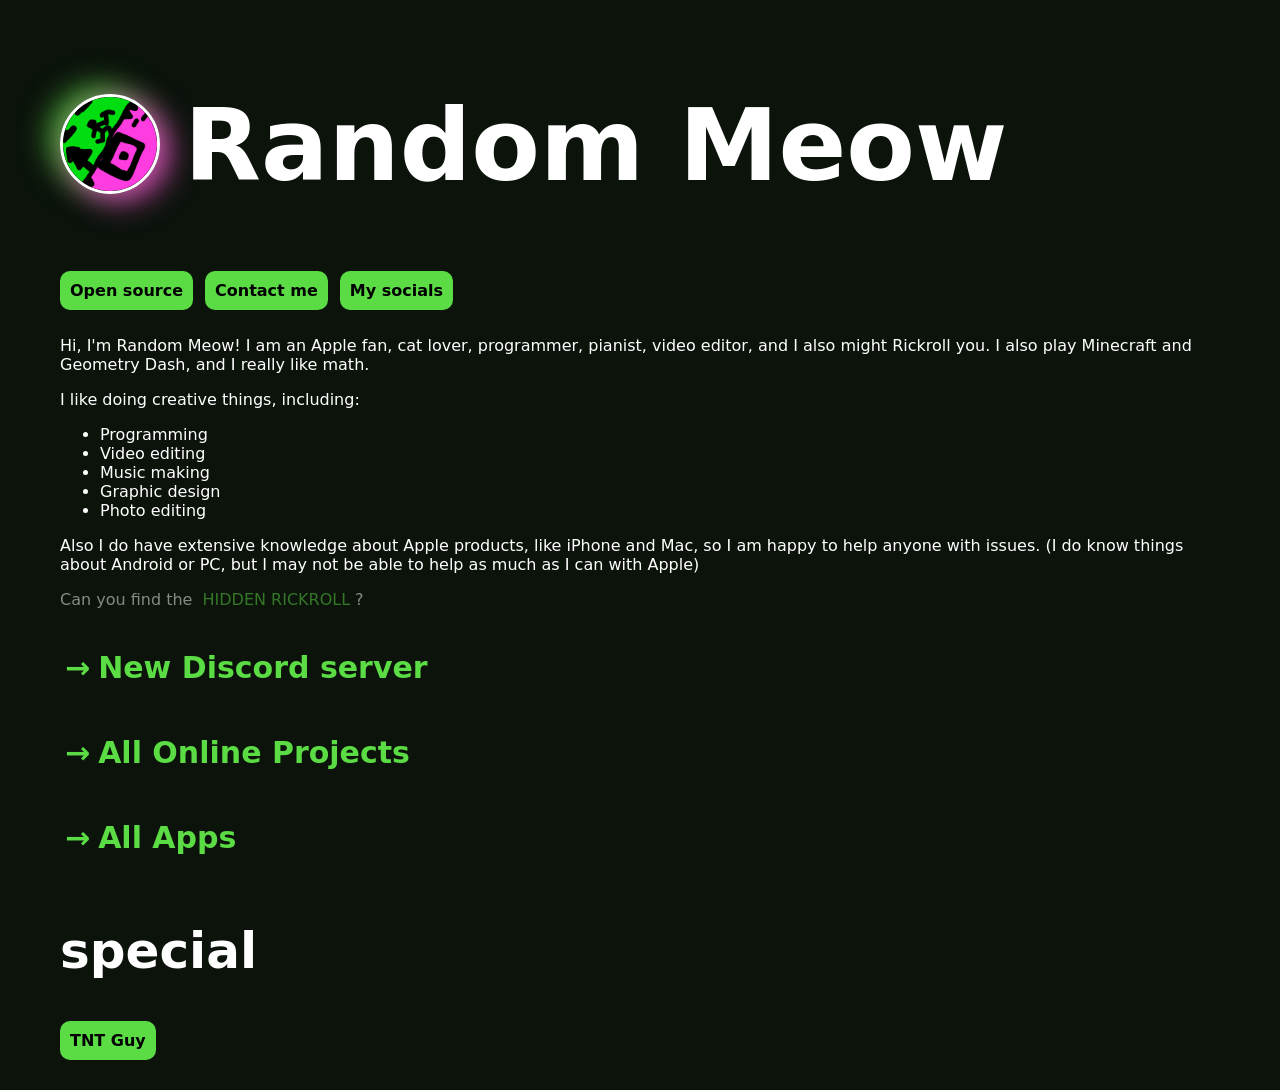
<file: index.html>
<!DOCTYPE html>
<html lang="en">
  <head>
    <meta charset="utf-8">
    <meta name="viewport" content="width=device-width, initial-scale=1.0">
    <title>Random Meow</title>
    <meta name="keywords" content="random meow, random-meow1" />
    <meta name="description" content="Homepage for Random Meow" />
    <link rel="stylesheet" href="style.css">
    <link rel="shortcut icon" href="assets/images/circle-logo.png">
  </head>
  <body>
    <main class="container">
        <div style="display: flex; flex-direction: row; align-items: center; gap: 24px;">
            <a href="https://github.com/Random-Meow1" class="nostyle"><img src="assets/images/circle-logo.png" height="100px" style="
                border: solid 3px white;
                border-radius: 100%;
                box-shadow: rgba(255, 82, 217, 0.8) 10px 7px 30px 0px, rgba(91, 219, 68, 0.8) -10px -7px 30px 0px;
            "></a>
            <a href="https://github.com/Random-Meow1" class="nostyle"><h1>Random Meow</h1></a>
        </div>
        <div style="display: flex; flex-direction: row; align-items: center; gap: 12px;">
            <a href="https://github.com/Random-Meow1/random-meow1.github.io" class="button" target="_blank" rel="noopener noreferrer">Open source</a>
            <a href="information/contact.html" class="button">Contact me</a>
            <a href="information/socials.html" class="button">My socials</a>
        </div>
        <p>Hi, I'm Random Meow! I am an Apple fan, cat lover, programmer, pianist, video editor, and I also might Rickroll you. I also play Minecraft and Geometry Dash, and I really like math.</p>
        <p>I like doing creative things, including:</p>
        <ul>
            <li>Programming</li>
            <li>Video editing</li>
            <li>Music making</li>
            <li>Graphic design</li>
            <li>Photo editing</li>
        </ul>
        <p>Also I do have extensive knowledge about Apple products, like iPhone and Mac, so I am happy to help anyone with issues. (I do know things about Android or PC, but I may not be able to help as much as I can with Apple)</p>
        <p style="opacity: 50%;">Can you find the <a href="rickroll/not-a-rickroll.html">HIDDEN RICKROLL</a>?</p>

        <a href="information/discord.html" class="navigation-forward">New Discord server</a>
        <br>
        <a href="projects/all-projects.html" class="navigation-forward">All Online Projects</a>
        <br>
        <a href="information/apps.html" class="navigation-forward">All Apps</a>

        <h2>special</h2>
        <a href="special/tnt-guy/index.html" class="button">TNT Guy</a>
    </main>
  </body>
</html>
</file>
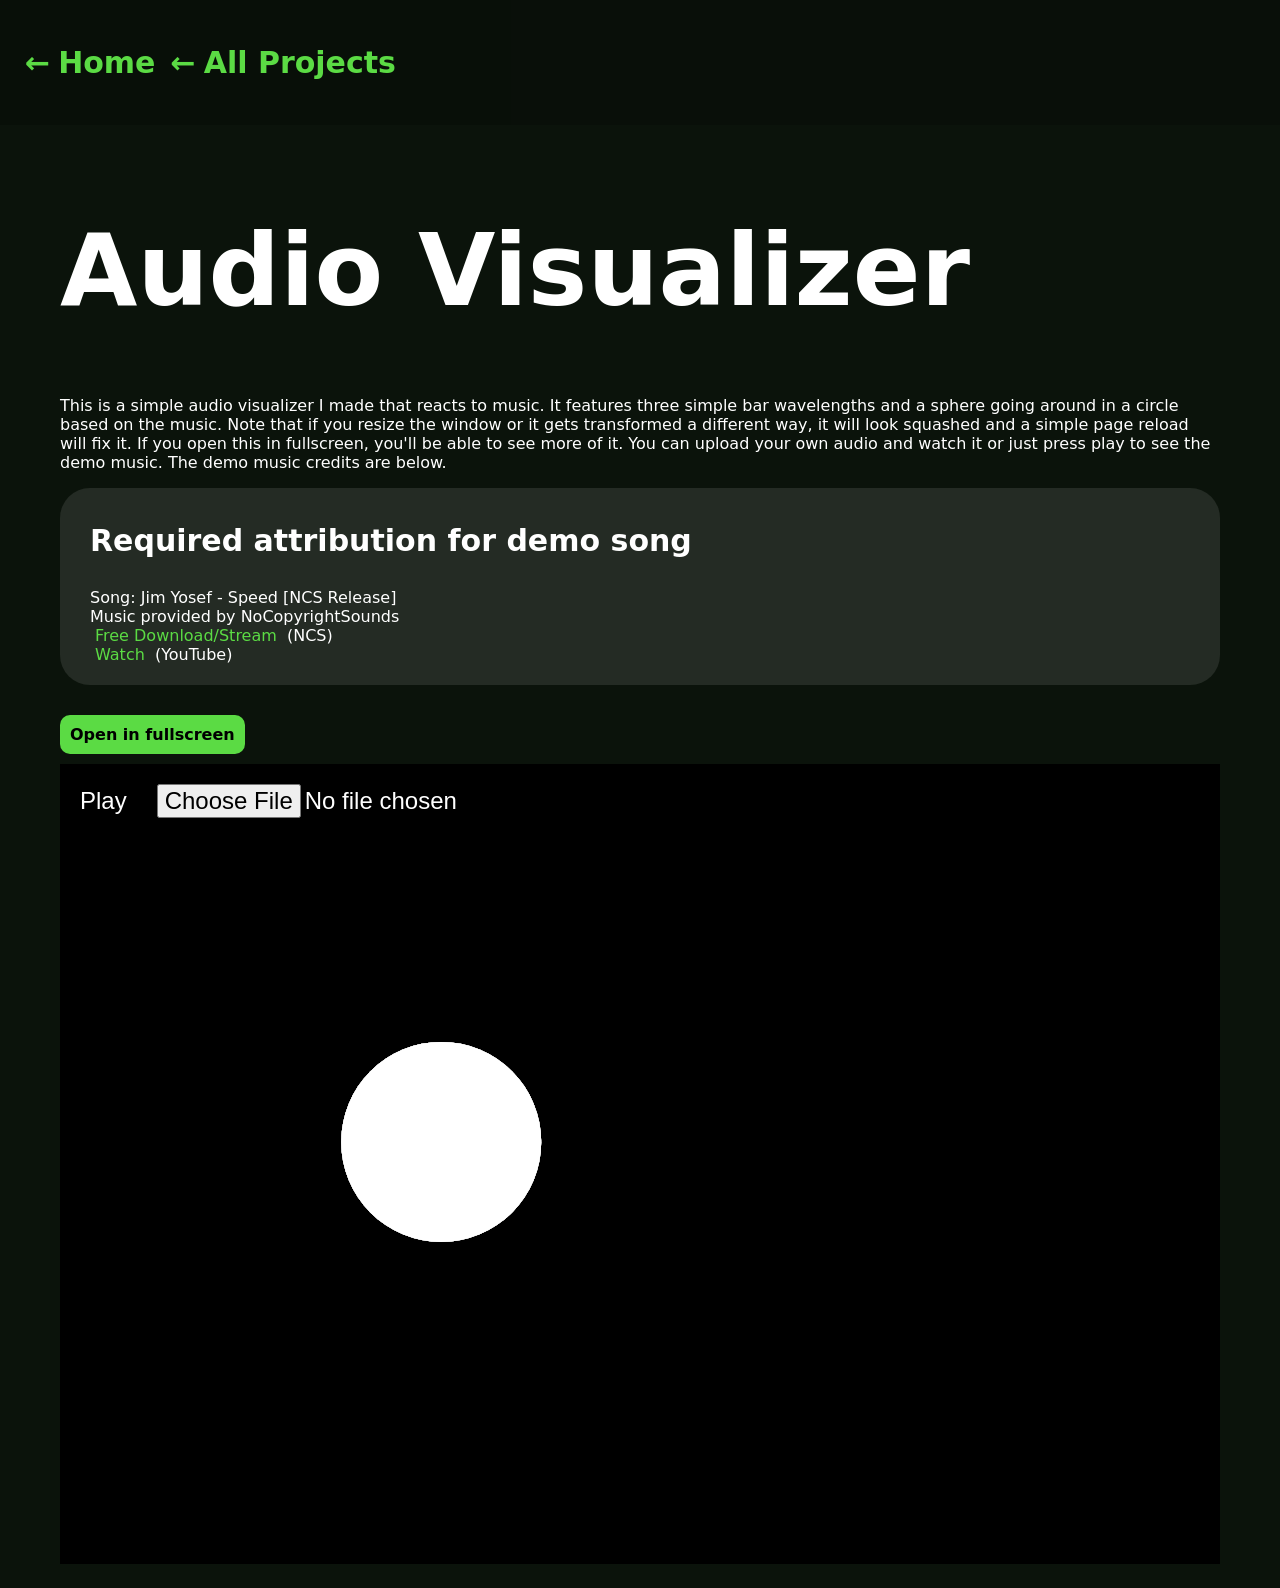
<file: projects/audio-visualizer/index.html>
<!DOCTYPE html>
<html lang="en">
<head>
    <meta charset="UTF-8">
    <meta name="viewport" content="width=device-width, initial-scale=1.0">
    <title>Audio Visualizer</title>
    <link rel="stylesheet" href="../../style.css">
    <link rel="shortcut icon" href="../../assets/images/circle-logo.png">
</head>
<body>
    <header>
        <a href="../../index.html" class="navigation-backward">Home</a>
        <a href="../all-projects.html" class="navigation-backward">All Projects</a>
    </header>
    <main class="container">
        <h1>Audio Visualizer</h1>
        <p>This is a simple audio visualizer I made that reacts to music. It features three simple bar wavelengths and a sphere going around in a circle based on the music. Note that if you resize the window or it gets transformed a different way, it will look squashed and a simple page reload will fix it. If you open this in fullscreen, you'll be able to see more of it. You can upload your own audio and watch it or just press play to see the demo music. The demo music credits are below.</p>
        <div class="banner">
            <h3>Required attribution for demo song</h3>
            <p>
                Song: Jim Yosef - Speed [NCS Release]<br>
                Music provided by NoCopyrightSounds<br>
                <a href="http://ncs.io/speed" target="_blank" rel="noopener noreferrer">Free Download/Stream</a> (NCS)<br>
                <a href="http://youtu.be/lP6mK2-nLIk" target="_blank" rel="noopener noreferrer">Watch</a> (YouTube)
            </p>
        </div>
        <a href="audio-visualizer.html" class="button">Open in fullscreen</a>
        <br>
        <iframe src="audio-visualizer.html" frameborder="0" style="width: 100%; height: 800px;"></iframe>
    </main>
</body>
</html>
</file>
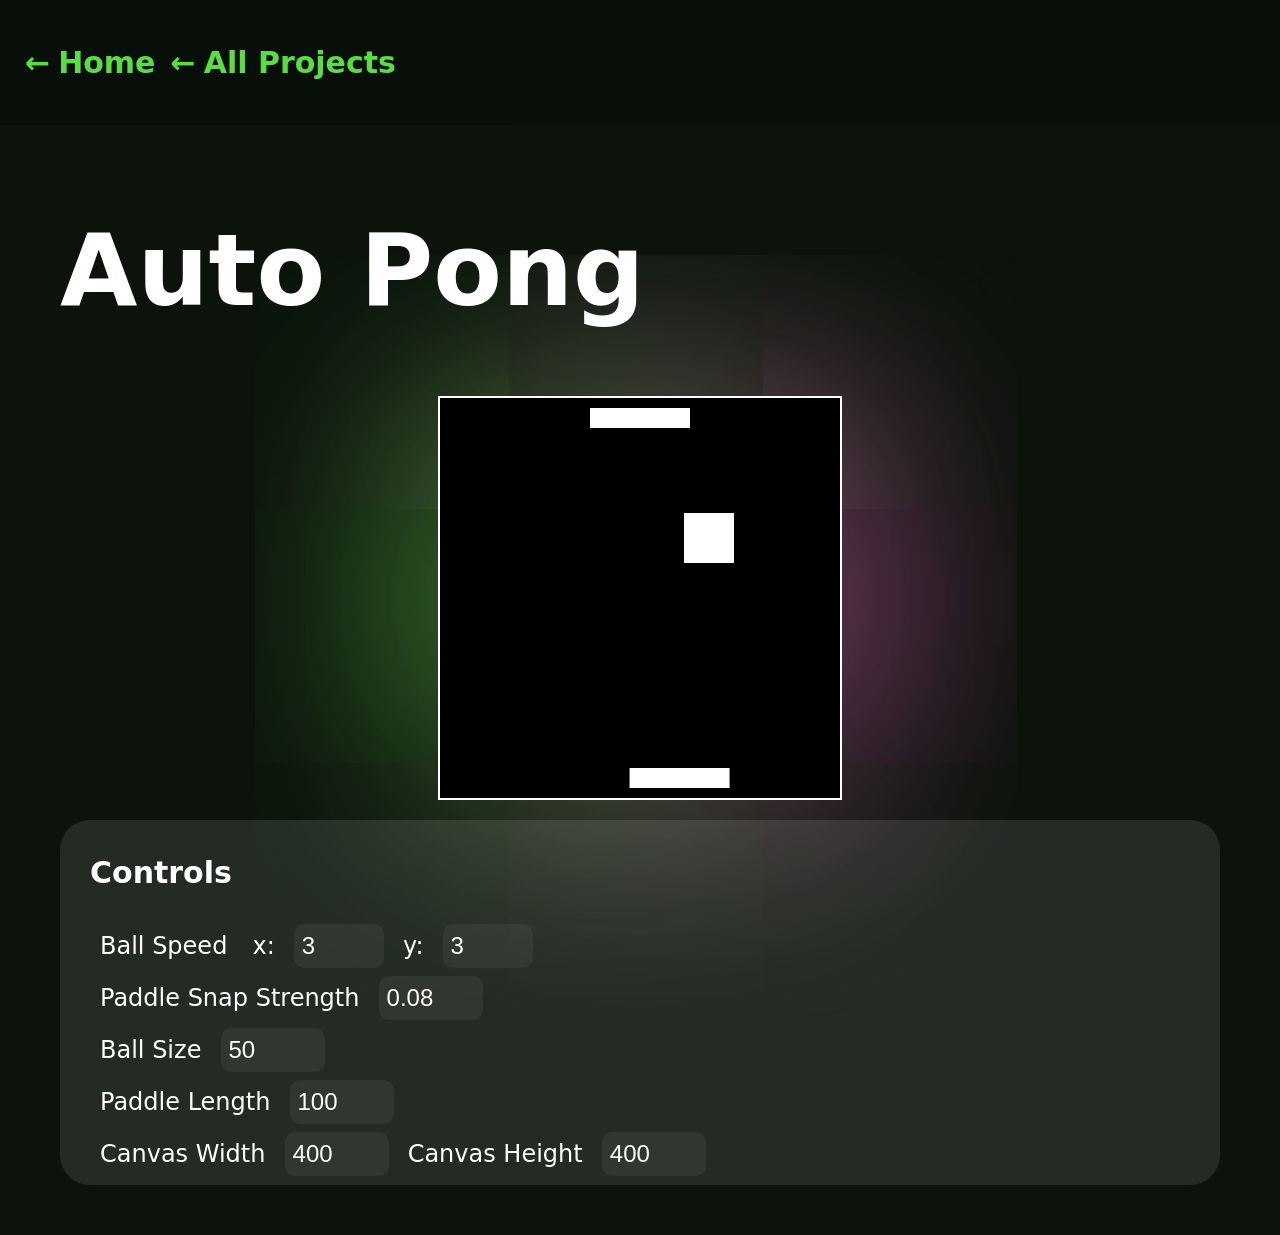
<file: projects/auto-pong/index.html>
<!DOCTYPE html>
<html lang="en">
<head>
    <meta charset="UTF-8">
    <meta name="viewport" content="width=device-width, initial-scale=1.0">
    <title>Auto Pong</title>
    <link rel="stylesheet" href="../../style.css">
    <link rel="shortcut icon" href="../../assets/images/circle-logo.png">
    <style>
        canvas {
            border: 2px solid white;
            display: block;
            margin: 20px auto;
            box-shadow: rgb(91, 219, 68) -50px 0px 1000px -50px, rgb(255, 82, 217) 50px 0px 1000px -50px;
        }

        label {
            font-size: 24px;
            padding: 10px;
        }

        input {
            font-size: 24px;
            border: none;
            background: rgba(100, 100, 100, 0.2);
            border-radius: 10px;
            color: white;
            padding: 8px;
            margin: 4px;
        }
    </style>
</head>
<body>
    <header>
        <a href="../../index.html" class="navigation-backward">Home</a>
        <a href="../all-projects.html" class="navigation-backward">All Projects</a>
    </header>

    <main class="container">
        <h1>Auto Pong</h1>
        <canvas id="canvas" width="400" height="400"></canvas>

        <div class="banner">
            <h3>Controls</h2>

            <label for="ballSpeed">Ball Speed</label>
            <label for="ballSpeedX">x:</label>
            <input
            type="number"
            id="ballSpeedX"
            name="ballSpeedX"
            min="0"
            max="100"
            value="3" />
            <label for="ballSpeedY">y:</label>
            <input
            type="number"
            id="ballSpeedY"
            name="ballSpeedY"
            min="0"
            max="100"
            value="3" />

            <br>

            <label for="paddleSnapStrength">Paddle Snap Strength</label>
            <input
            type="number"
            id="paddleSnapStrength"
            name="paddleSnapStrength"
            min="0"
            max="1"
            value="0.08"
            step="0.01" />

            <br>

            <label for="ballSize">Ball Size</label>
            <input
            type="number"
            id="ballSize"
            name="ballSize"
            min="1"
            max="1000"
            value="50"
            step="1" />

            <br>

            <label for="paddleLength">Paddle Length</label>
            <input
            type="number"
            id="paddleLength"
            name="paddleLength"
            min="30"
            max="1000"
            value="100"
            step="1" />

            <br>

            <label for="canvasWidth">Canvas Width</label>
            <input
                type="number"
                id="canvasWidth"
                name="canvasWidth"
                min="100"
                max="2000"
                value="400"
                step="10" />

            <label for="canvasHeight">Canvas Height</label>
            <input
                type="number"
                id="canvasHeight"
                name="canvasHeight"
                min="100"
                max="2000"
                value="400"
                step="10" />
        </div>
    </main>
    <script src="index.js"></script>
</body>
</html>
</file>
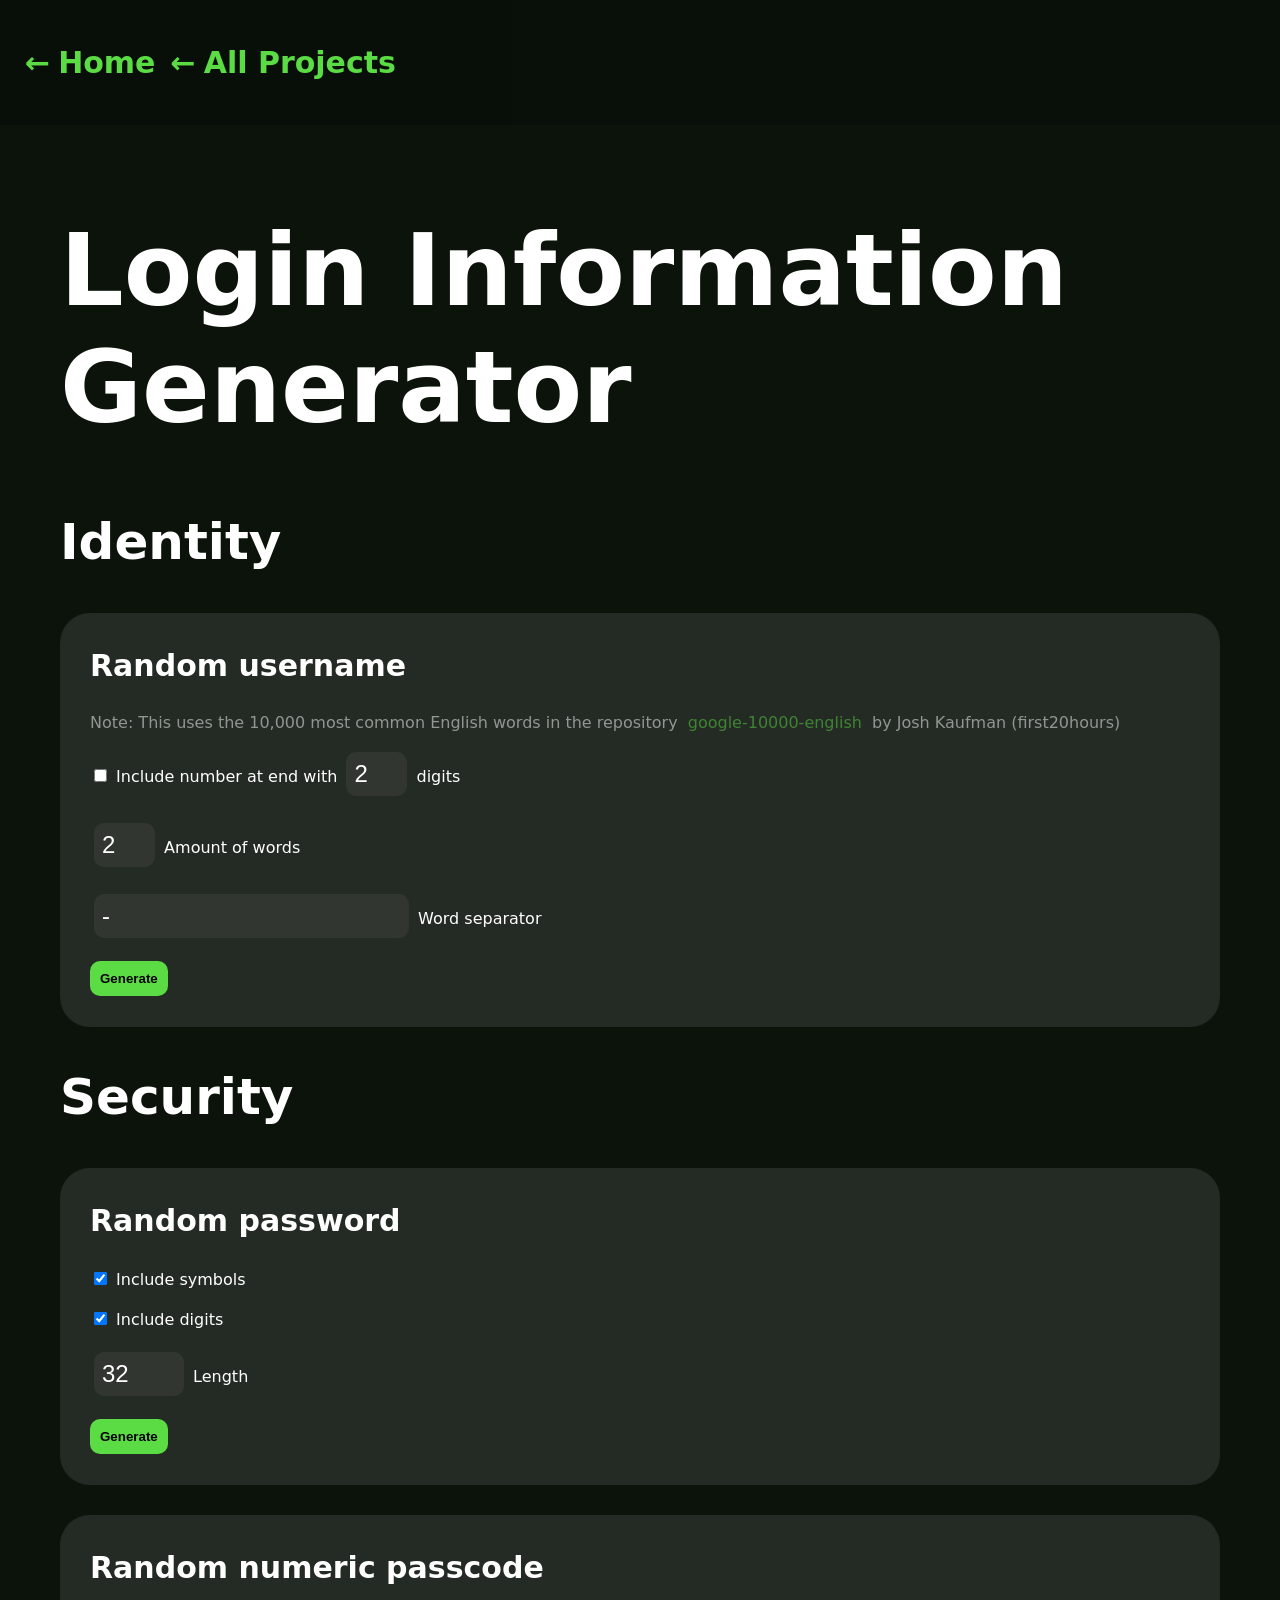
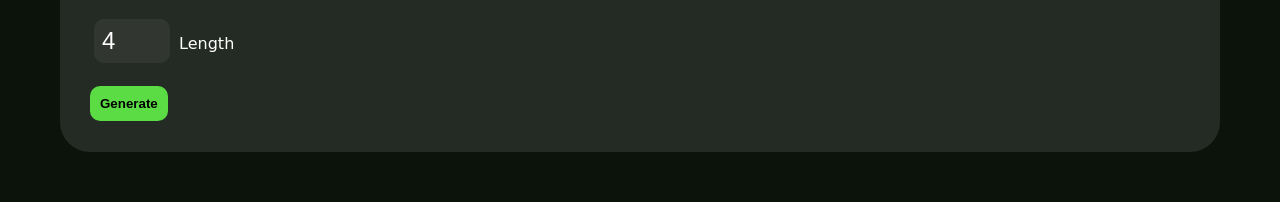
<file: projects/login-info-generator/index.html>
<!DOCTYPE html>
<html lang="en">

    <head>
        <meta charset="UTF-8">
        <meta name="viewport" content="width=device-width, initial-scale=1.0">
        <title>Login Information Generator</title>
        <link rel="stylesheet" href="../../style.css">
        <link rel="shortcut icon" href="../../assets/images/circle-logo.png">
    </head>

    <body>
        <header>
            <a href="../../index.html" class="navigation-backward">Home</a>
            <a href="../all-projects.html" class="navigation-backward">All Projects</a>
        </header>

        <main class="container">
            <h1>Login Information Generator</h1>

            <h2>Identity</h2>

            <div class="banner">
                <h3>Random username</h3>

                <p style="opacity: 50%;">Note: This uses the 10,000 most common English words in the repository <a
                        href="https://github.com/first20hours/google-10000-english" target="_blank"
                        rel="noopener noreferrer">google-10000-english</a> by Josh Kaufman (first20hours)</p>

                <input type="checkbox" id="include-number-random-username">
                <label for="include-number-random-username">Include number at end</label>

                <label for="number-digits-amount-random-username">with</label>
                <input type="number" id="number-digits-amount-random-username" min="1" max="5" value="2">
                <label for="number-digits-amount-random-username">digit<span
                        id="number-digits-amount-random-username-label-plural-end">s</span></label>

                <br><br>

                <input type="number" id="wordcount-random-username" min="1" max="6" value="2">
                <label for="wordcount-random-username">Amount of words</label>

                <br><br>

                <input type="text" id="word-separator-random-username" value="-">
                <label for="word-separator-random-username">Word separator</label>

                <br><br>

                <button id="generate-random-username">Generate</button>
                <p><span id="random-username-list"></span></p>
            </div>

            <h2>Security</h2>

            <div class="banner">
                <h3>Random password</h3>

                <input type="checkbox" id="include-symbols-random-password" checked>
                <label for="include-symbols-random-password">Include symbols</label>

                <br><br>

                <input type="checkbox" id="include-digits-random-password" checked>
                <label for="include-digits-random-password">Include digits</label>

                <br><br>

                <input type="number" id="length-random-password" min="1" max="100" value="32">
                <label for="length-random-password">Length</label>

                <br><br>

                <button id="generate-random-password">Generate</button>
                <p><span id="random-password-list"></span></p>
            </div>

            <div class="banner">
                <h3>Random numeric passcode</h3>

                <input type="number" id="length-random-passcode" min="4" max="10" value="4" step="2">
                <label for="length-random-passcode">Length</label>

                <br><br>

                <button id="generate-random-passcode">Generate</button>
                <p><span id="random-passcode-list"></span></p>
            </div>
        </main>

        <script src="index.js"></script>
    </body>

</html>
</file>
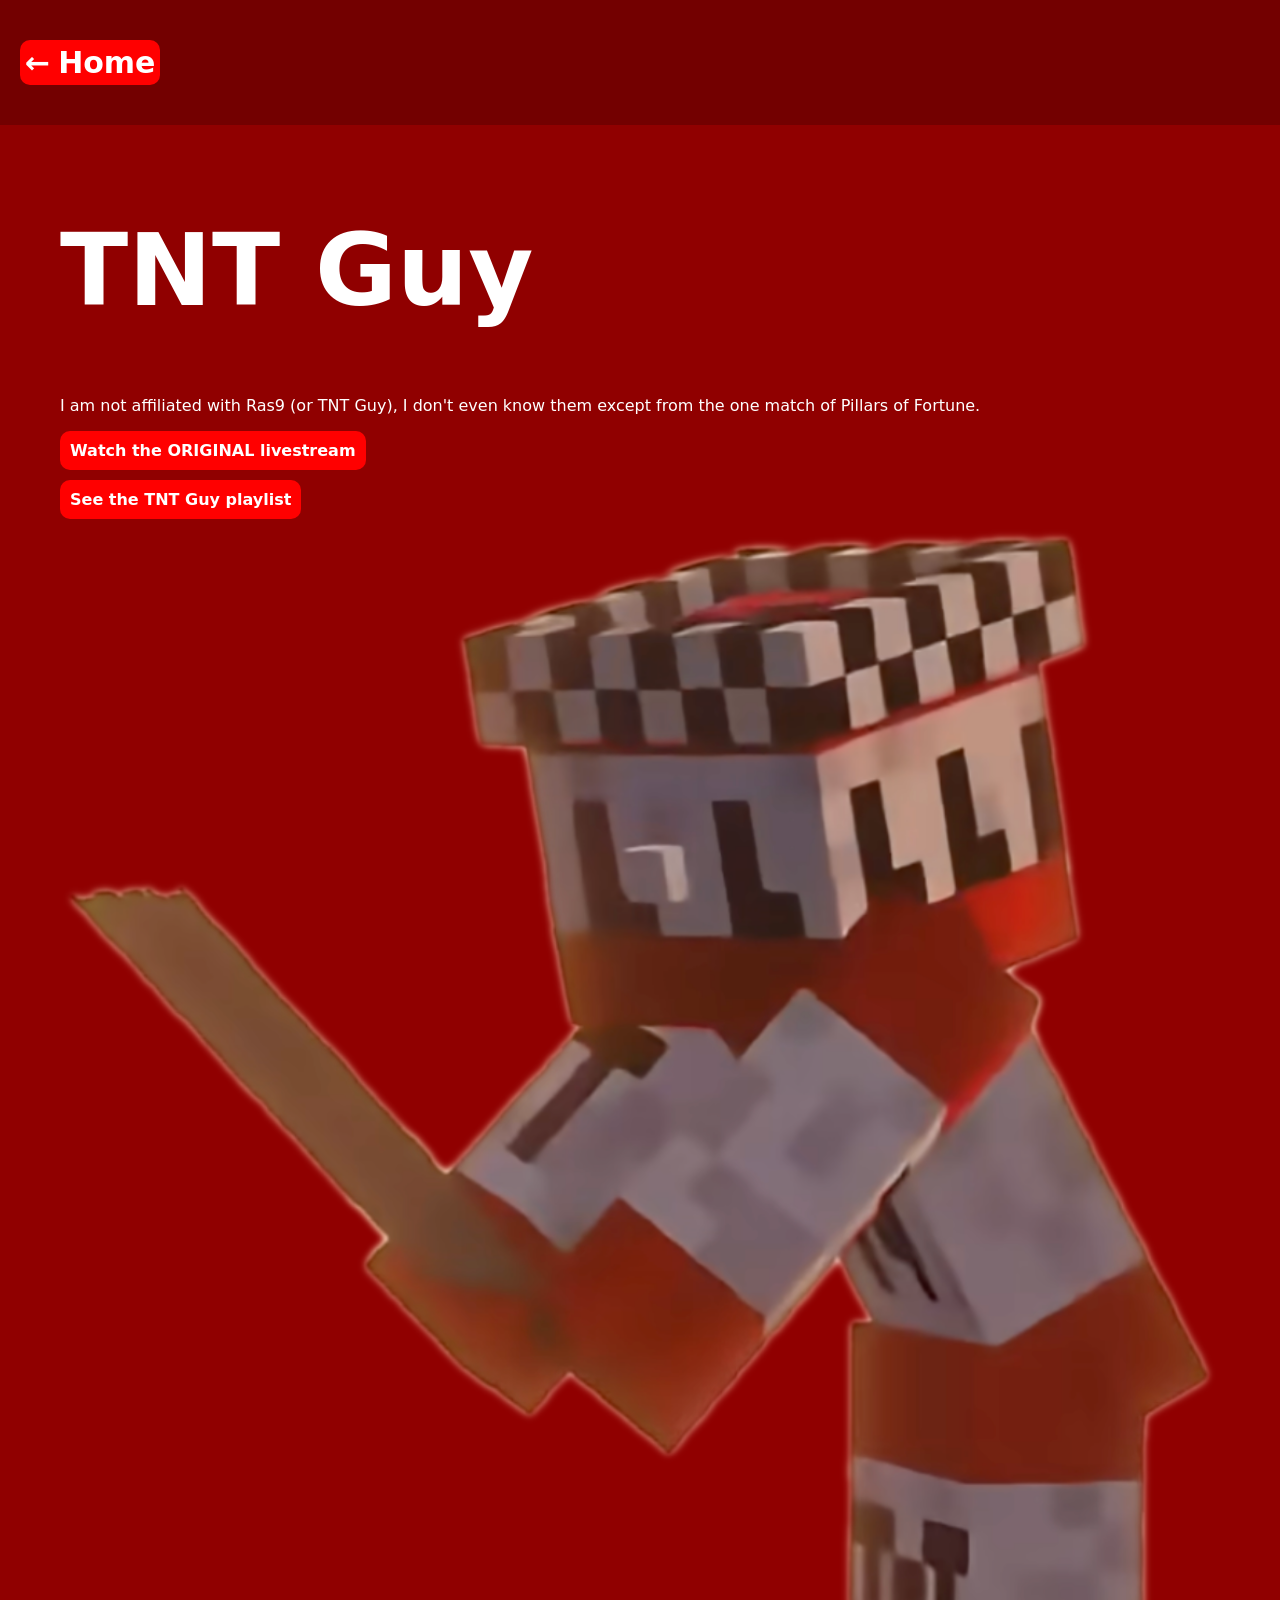
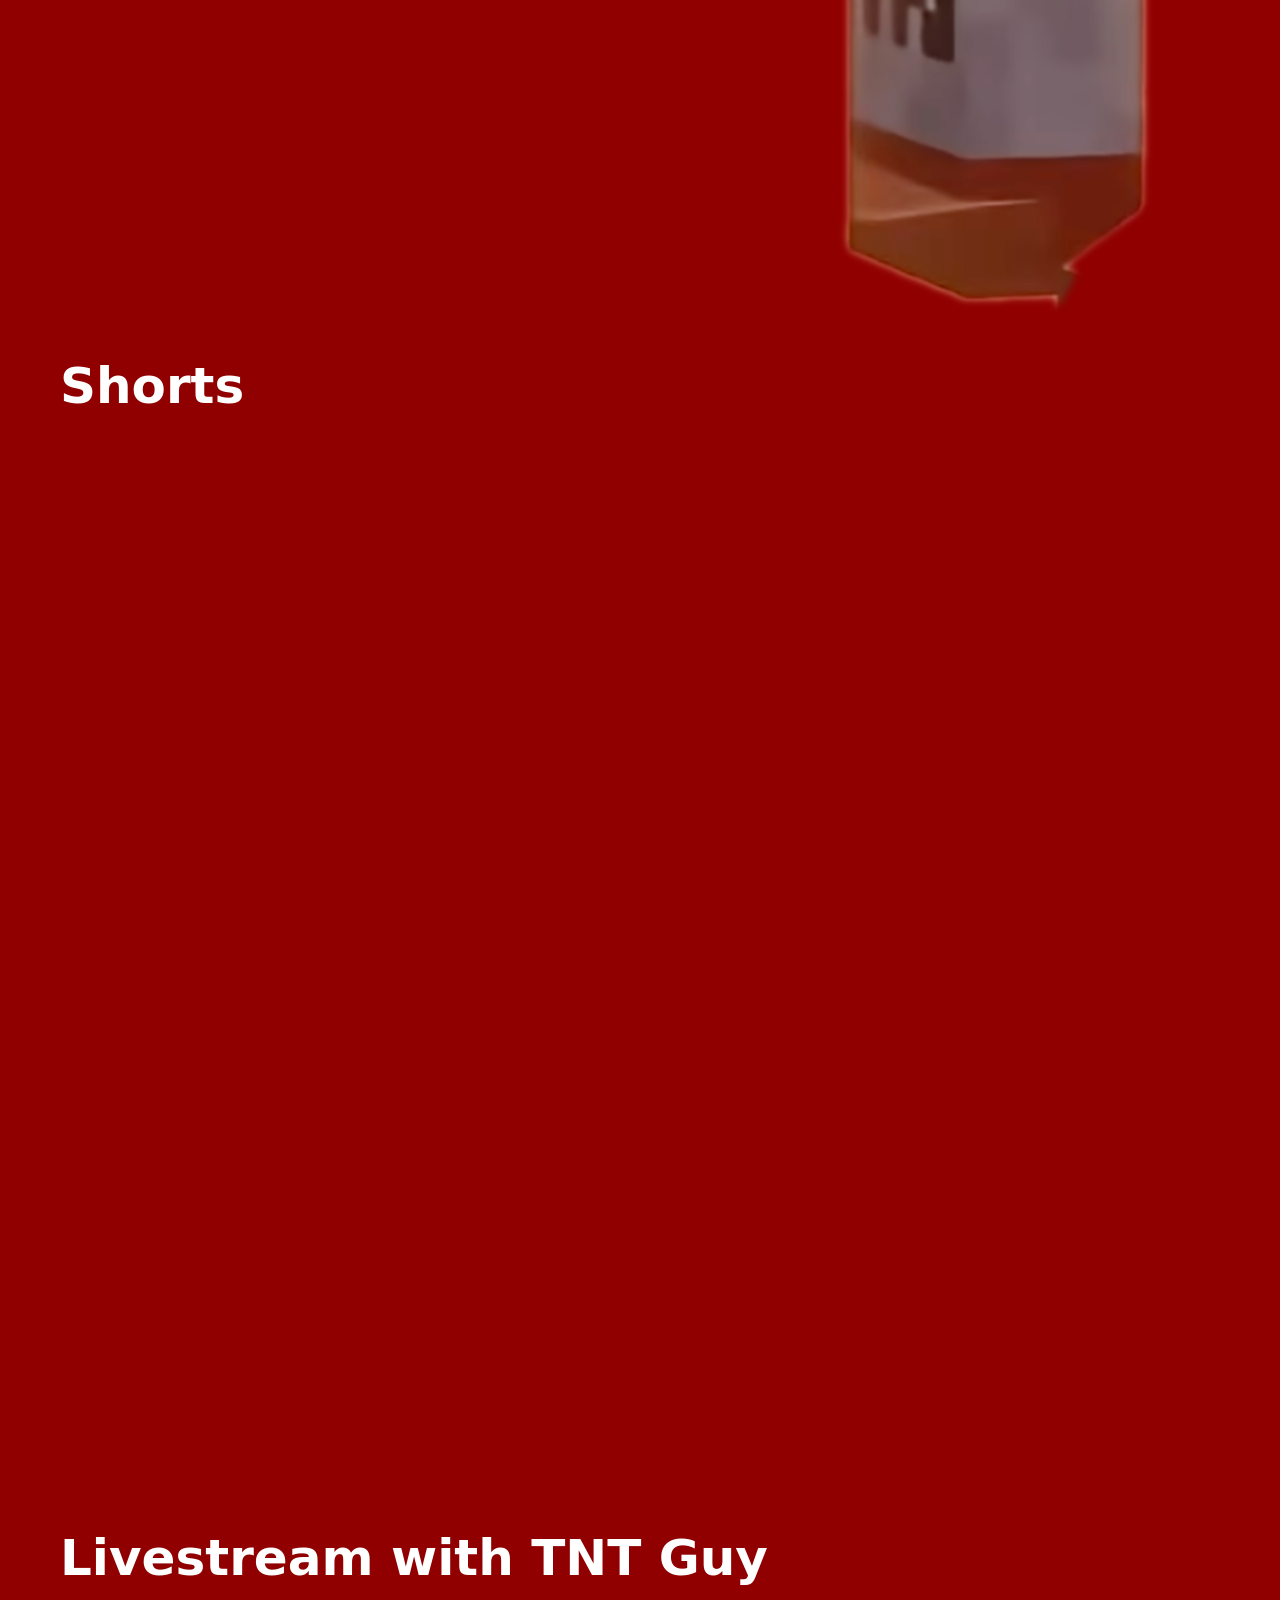
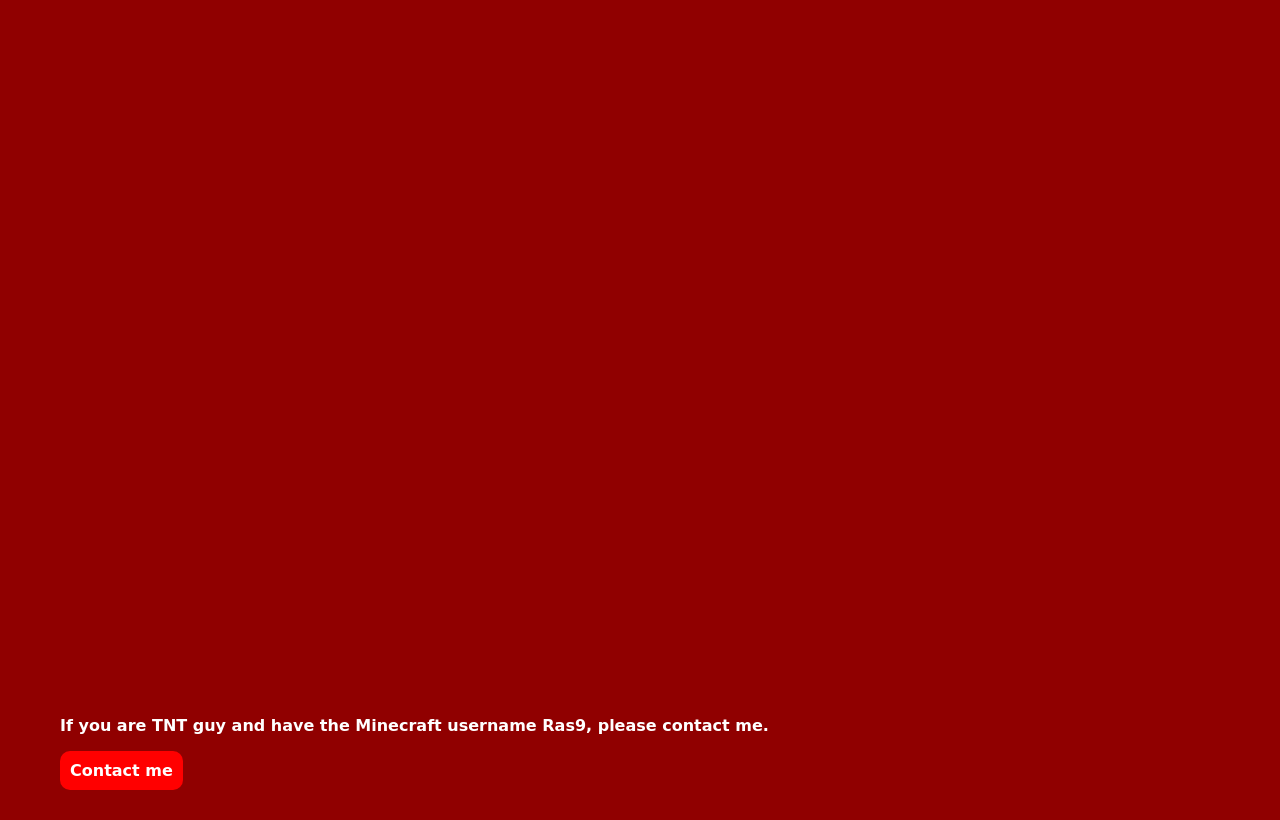
<file: special/tnt-guy/index.html>
<!DOCTYPE html>
<html lang="en">
<head>
    <meta charset="UTF-8">
    <meta name="viewport" content="width=device-width, initial-scale=1.0">
    <title>TNT Guy</title>
    <link rel="stylesheet" href="../../style.css">
    <link rel="shortcut icon" href="../../assets/images/circle-logo.png">
    <style>
        body {
            background-color: rgb(144, 0, 0);
            color: white;
            font-family: system-ui, -apple-system, BlinkMacSystemFont, 'Segoe UI', Roboto, Oxygen, Ubuntu, Cantarell, 'Open Sans', 'Helvetica Neue', sans-serif;
            margin: 0;
            padding: 0;
            min-height: 100%;
        }

        a {
            color: white;
        }
        a.button {
            background: red;
            color: white;
        }
        a.navigation-backward {
            background: red;
            color: white;
        }
        a:hover {
            color: red;
        }
        a.button:hover {
            background: black;
            color: red;
        }
        a.navigation-backward:hover {
            background: black;
            color: red;
        }
    </style>
</head>
<body>
    <header>
        <a href="../../index.html" class="navigation-backward">Home</a>
    </header>
    <main class="container">
        <h1>TNT Guy</h1>
        <p>I am not affiliated with Ras9 (or TNT Guy), I don't even know them except from the one match of Pillars of Fortune.</p>
        <a href="https://www.youtube.com/live/uXGEuMDeBc8?si=AGd0XGpmyh1yPVlw&t=1461" target="_blank" rel="noopener noreferrer" class="button">Watch the ORIGINAL livestream</a>
        <br>
        <a href="https://youtube.com/playlist?list=PLLPxJn0krt0k&si=OTHLmHPihkjIEmSt" target="_blank" rel="noopener noreferrer" class="button">See the TNT Guy playlist</a>
        <img src="tnt-guy-with-map.png" alt="TNT Guy holding a map" width="100%" style="display: block; border: none;">

        <h2>Shorts</h2>
        <div style="display: flex; flex-direction: row; align-items: center; gap: 0;" style="display: block; border: none;">
            <iframe src="https://www.youtube.com/embed/cRqredDqzlk?si=LbPms-KxcMIndI_v" title="" frameborder="0" allow="accelerometer; autoplay; clipboard-write; encrypted-media; gyroscope; picture-in-picture; web-share" referrerpolicy="strict-origin-when-cross-origin" allowfullscreen style="display: block; border: none;" class="half-short-embed"></iframe>
            <iframe src="https://www.youtube.com/embed/AZcI6tSi0P0?si=LGgf07Qi02IOaekh" title="" frameborder="0" allow="accelerometer; autoplay; clipboard-write; encrypted-media; gyroscope; picture-in-picture; web-share" referrerpolicy="strict-origin-when-cross-origin" allowfullscreen style="display: block; border: none;" class="half-short-embed"></iframe>
        </div>

        <h2>Livestream with TNT Guy</h2>
        <iframe src="https://www.youtube.com/embed/uXGEuMDeBc8?si=QQG5X1GbKt2XhfOw&amp;start=1455" title="YouTube video player" frameborder="0" allow="accelerometer; autoplay; clipboard-write; encrypted-media; gyroscope; picture-in-picture; web-share" referrerpolicy="strict-origin-when-cross-origin" allowfullscreen style="display: block; border: none;" class="video-embed"></iframe>

        <br>
        <p><b>If you are TNT guy and have the Minecraft username Ras9, please contact me.</b></p>
        <a href="../../information/contact.html" class="button">Contact me</a>
    </main>
</body>
</html>
</file>
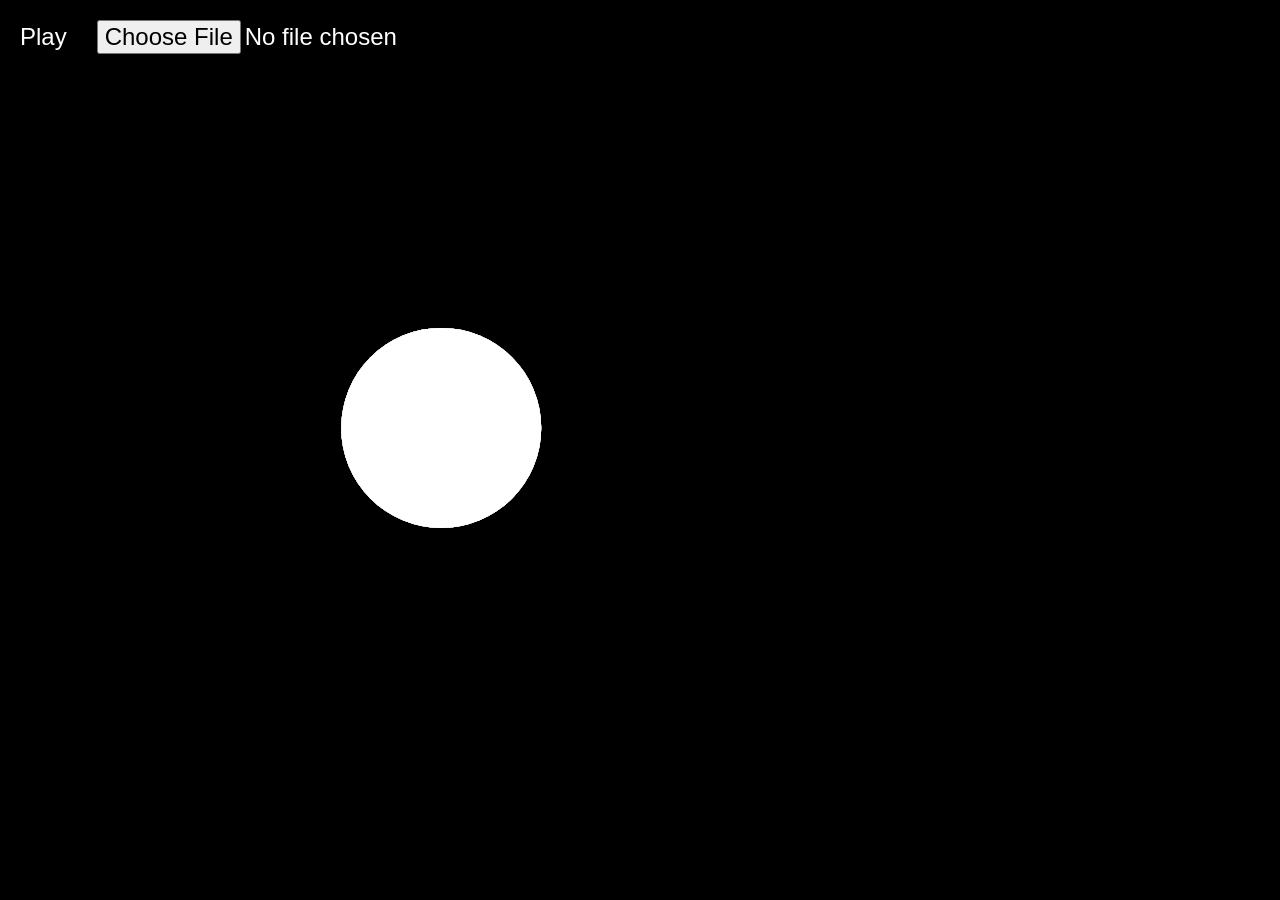
<file: audio-visualizer/audio-visualizer.html>
<html lang="en">
  <head>
    <meta charset="UTF-8" />
    <link rel="stylesheet" href="stylesheet.css" />
    <title>Audio Visualizer</title>
  </head>
  <body>
    <div id="musicControls">
        <button data-action="play">Play</button>
        <input type="file" id="upload" accept="audio/*" />
    </div>

    <div id="container">
      <canvas id="canvas"></canvas>
    </div>

    <script src="script.js"></script>
  </body>
</html>
</file>
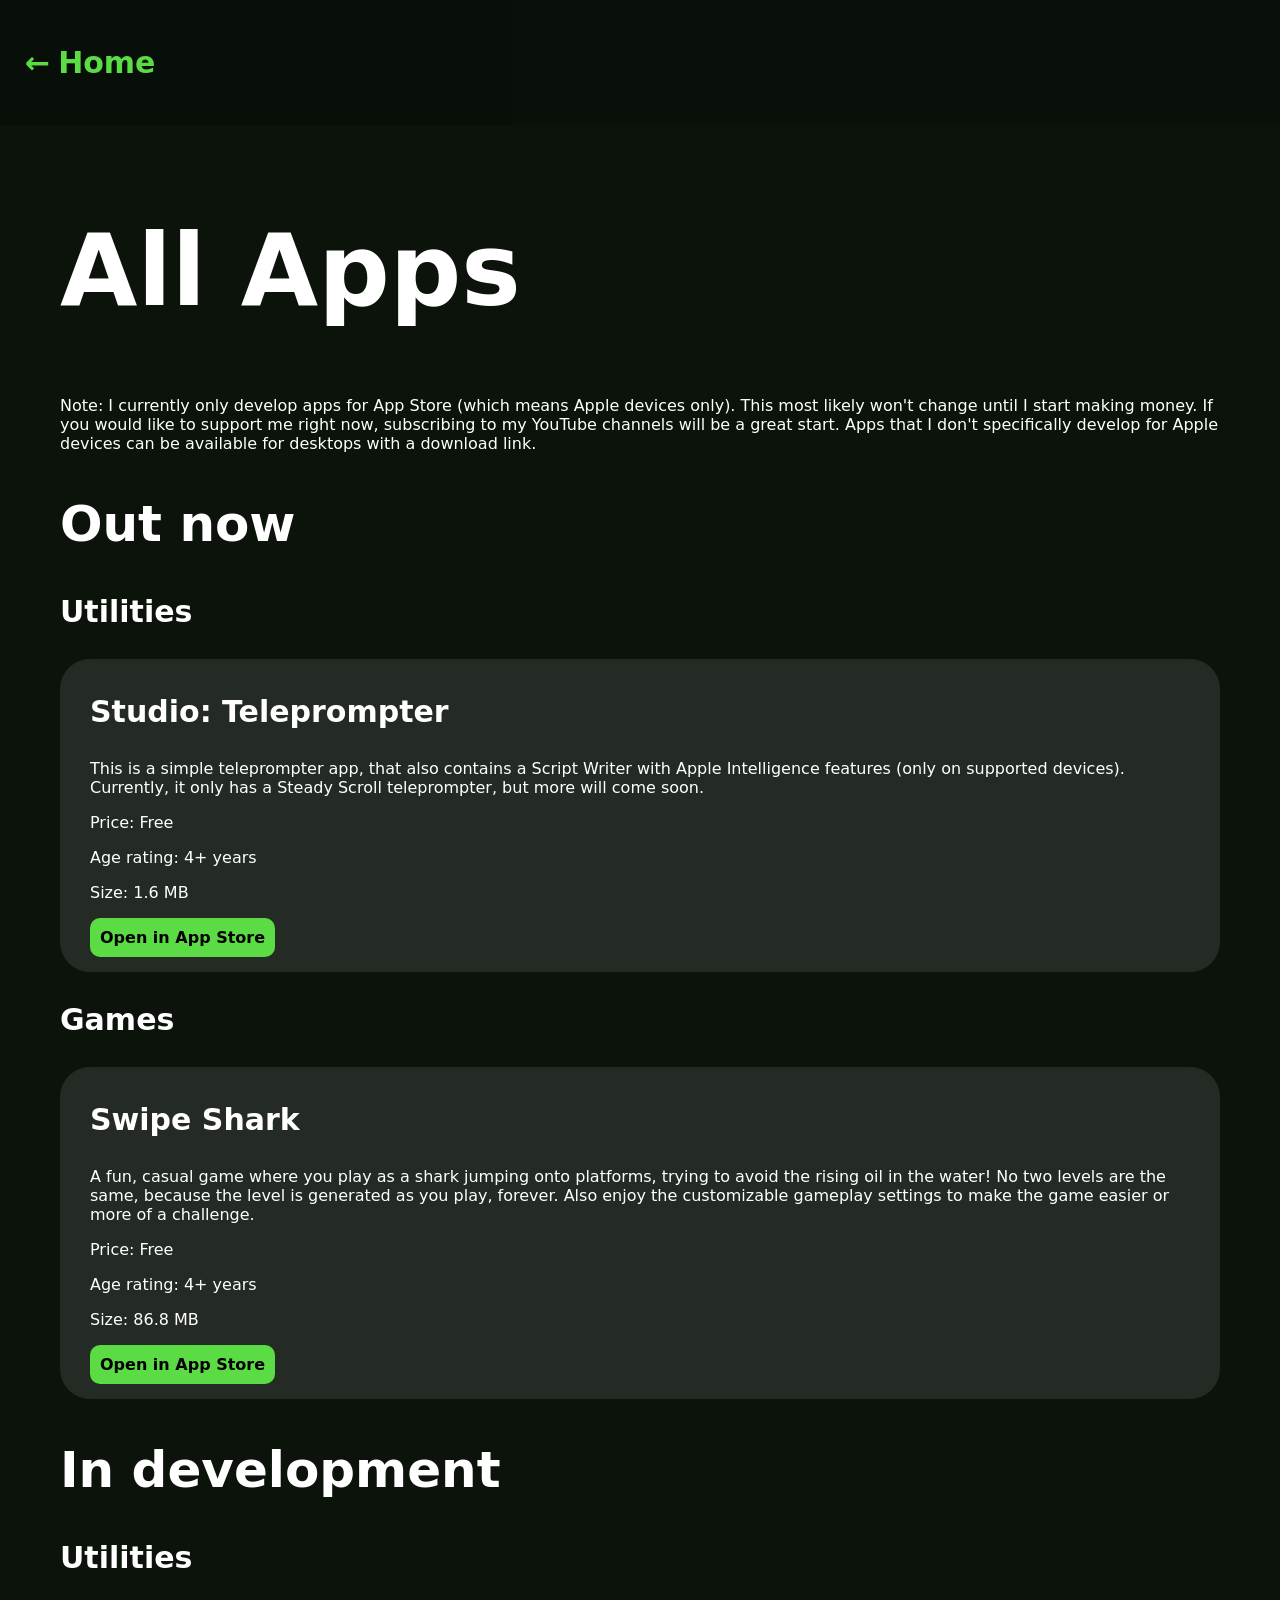
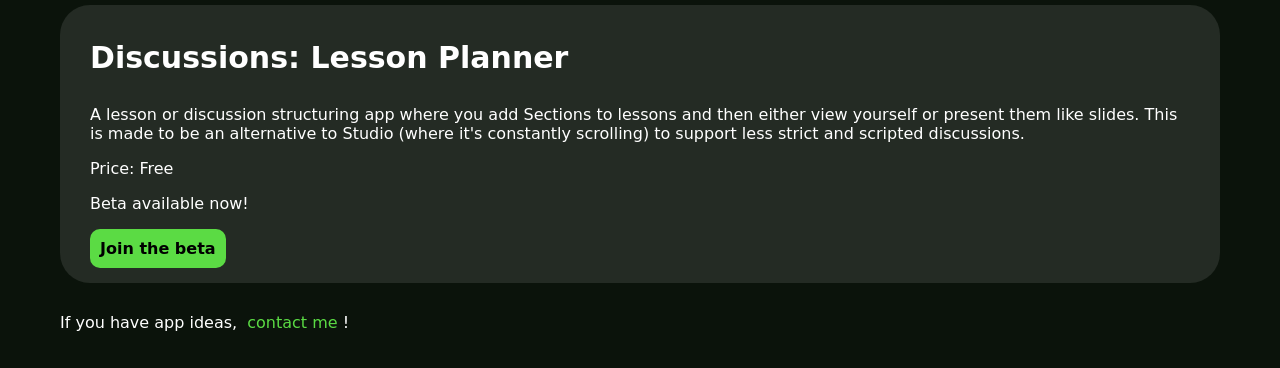
<file: information/apps.html>
<!DOCTYPE html>
<html lang="en">
<head>
    <meta charset="UTF-8">
    <meta name="viewport" content="width=device-width, initial-scale=1.0">
    <title>All Apps</title>
    <link rel="stylesheet" href="../style.css">
    <link rel="shortcut icon" href="../assets/images/circle-logo.png">
</head>
<body>
    <header>
        <a href="../index.html" class="navigation-backward">Home</a>
    </header>
    <main class="container">
        <h1>All Apps</h1>

        <p>Note: I currently only develop apps for App Store (which means Apple devices only). This most likely won't change until I start making money. If you would like to support me right now, subscribing to my YouTube channels will be a great start. Apps that I don't specifically develop for Apple devices can be available for desktops with a download link.</p>

        <h2>Out now</h2>

        <h3>Utilities</h3>

        <div class="banner">
            <h3>Studio: Teleprompter</h3>

            <p>This is a simple teleprompter app, that also contains a Script Writer with Apple Intelligence features (only on supported devices). Currently, it only has a Steady Scroll teleprompter, but more will come soon.</p>

            <p>Price: Free</p>

            <p>Age rating: 4+ years</p>

            <p>Size: 1.6 MB</p>

            <a href="https://apps.apple.com/us/app/studio-teleprompter/id6756547575" target="_blank" rel="noopener noreferrer" class="button">Open in App Store</a>
        </div>


        <h3>Games</h3>

        <div class="banner">
            <h3>Swipe Shark</h3>

            <p>A fun, casual game where you play as a shark jumping onto platforms, trying to avoid the rising oil in the water! No two levels are the same, because the level is generated as you play, forever. Also enjoy the customizable gameplay settings to make the game easier or more of a challenge.</p>

            <p>Price: Free</p>

            <p>Age rating: 4+ years</p>

            <p>Size: 86.8 MB</p>

            <a href="https://apps.apple.com/us/app/swipe-shark/id6761635118" target="_blank" rel="noopener noreferrer" class="button">Open in App Store</a>
        </div>


        <h2>In development</h2>

        <h3>Utilities</h3>

        <div class="banner">
            <h3>Discussions: Lesson Planner</h3>

            <p>A lesson or discussion structuring app where you add Sections to lessons and then either view yourself or present them like slides. This is made to be an alternative to Studio (where it's constantly scrolling) to support less strict and scripted discussions.</p>

            <p>Price: Free</p>

            <p>Beta available now!</p>

            <a href="https://testflight.apple.com/join/ZbhyJ1MN" target="_blank" rel="noopener noreferrer" class="button">Join the beta</a>
        </div>


        <p>If you have app ideas, <a href="contact.html">contact me</a>!</p>
    </main>
</body>
</html>
</file>
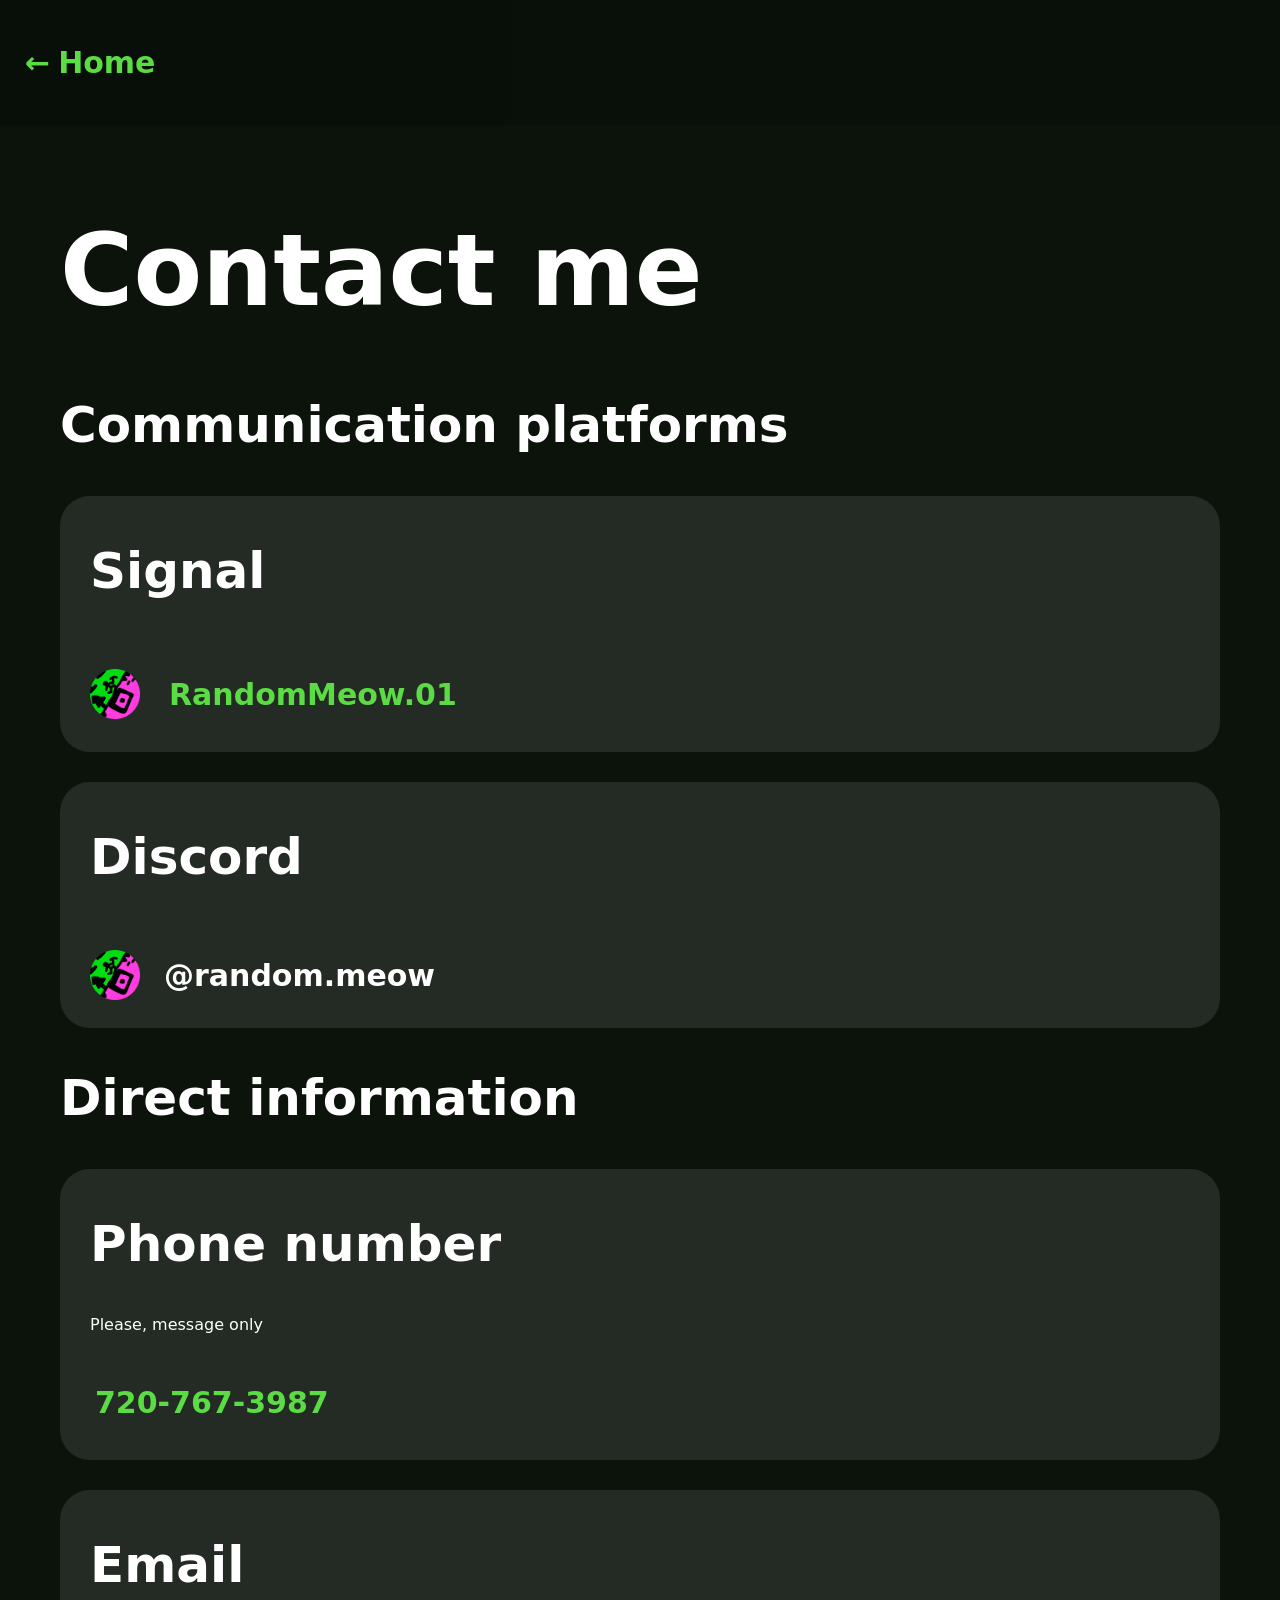
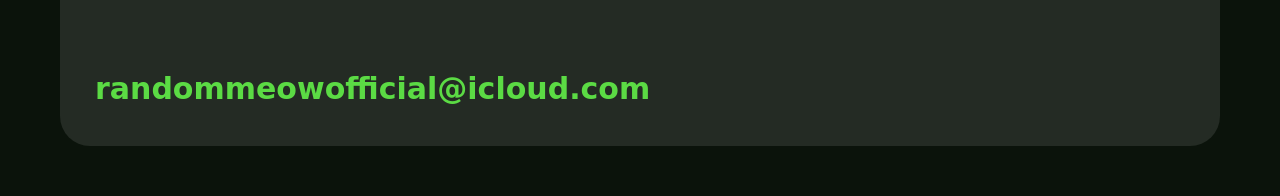
<file: information/contact.html>
<!DOCTYPE html>
<html lang="en">
<head>
    <meta charset="UTF-8">
    <meta name="viewport" content="width=device-width, initial-scale=1.0">
    <title>Contact me</title>
    <link rel="stylesheet" href="../style.css">
    <link rel="shortcut icon" href="../assets/images/circle-logo.png">
</head>
<body>
    <header>
        <a href="../index.html" class="navigation-backward">Home</a>
    </header>

    <main class="container">
        <h1>Contact me</h1>

        <h2>Communication platforms</h2>

        <div class="banner">
            <h2>Signal</h2>
            <div style="display: flex; flex-direction: row; align-items: center; gap: 24px;">
                <img src="../assets/images/circle-logo.png" style="height: 50px;">
                <a href="https://signal.me/#eu/HIV7Voh-Dd1rtl7EUcEUpp211oj-rqEubV7RVebQMWbxFXLZ4z5GbomF4Red9ojE" target="_blank" rel="noopener noreferrer">
                    <h3>RandomMeow.01</h3>
                </a>
            </div>
        </div>

        <div class="banner">
            <h2>Discord</h2>
            <div style="display: flex; flex-direction: row; align-items: center; gap: 24px;">
                <img src="../assets/images/circle-logo.png" style="height: 50px;">
                <h3>@random.meow</h3>
            </div>
        </div>


        <h2>Direct information</h2>

        <div class="banner">
            <h2>Phone number</h2>
            <p>Please, message only</p>
            <div style="display: flex; flex-direction: row; align-items: center; gap: 24px;">
                <a href="tel:+17207673987">
                    <h3>720-767-3987</h3>
                </a>
            </div>
        </div>

        <div class="banner">
            <h2>Email</h2>
            <p></p>
            <div style="display: flex; flex-direction: row; align-items: center; gap: 24px;">
                <a href="mailto:randommeowofficial@icloud.com">
                    <h3>randommeowofficial@icloud.com</h3>
                </a>
            </div>
        </div>
    </main>
</body>
</html>
</file>
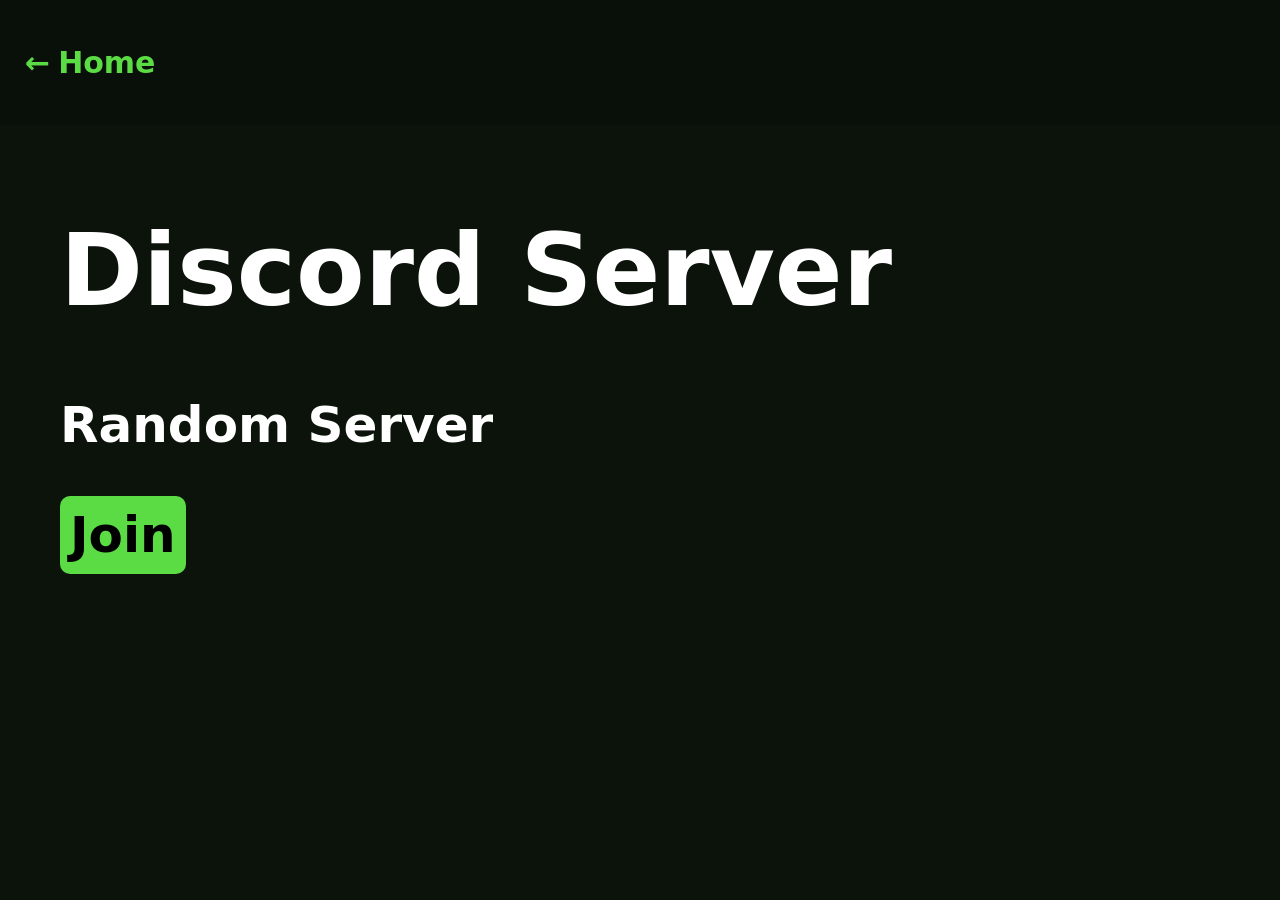
<file: information/discord.html>
<!DOCTYPE html>
<html lang="en">
<head>
    <meta charset="UTF-8">
    <meta name="viewport" content="width=device-width, initial-scale=1.0">
    <title>Contact me</title>
    <link rel="stylesheet" href="../style.css">
    <link rel="shortcut icon" href="../assets/images/circle-logo.png">
</head>
<body>
    <header>
        <a href="../index.html" class="navigation-backward">Home</a>
    </header>

    <main class="container">
        <h1>Discord Server</h1>

        <h2>Random Server</h2>

        <a href="https://discord.gg/fSSyKReMpW" target="_blank" rel="noopener noreferrer" class="button" style="font-size: 50px;">Join</a>
    </main>
</body>
</html>
</file>
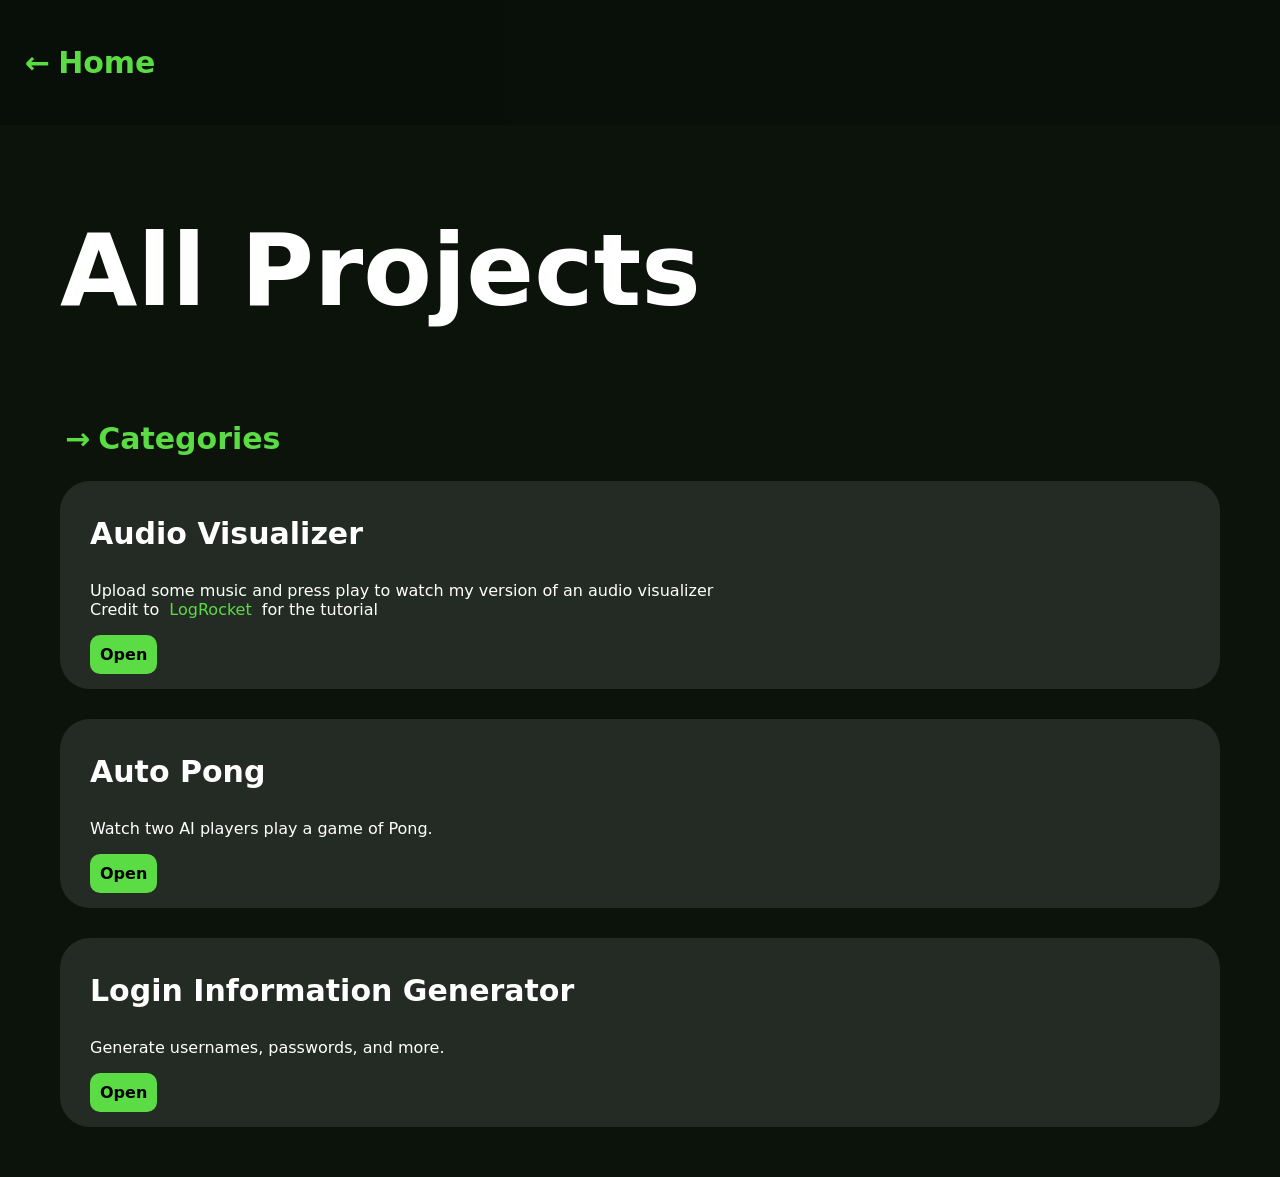
<file: projects/all-projects.html>
<!DOCTYPE html>
<html lang="en">
<head>
    <meta charset="UTF-8">
    <meta name="viewport" content="width=device-width, initial-scale=1.0">
    <title>All Projects</title>
    <link rel="stylesheet" href="../style.css">
    <link rel="shortcut icon" href="../assets/images/circle-logo.png">
</head>
<body>
    <header>
        <a href="../index.html" class="navigation-backward">Home</a>
    </header>

    <main class="container">
        <h1>All Projects</h1>

        <a href="categorized-projects.html" class="navigation-forward">Categories</a>

        <div class="banner">
            <h3>Audio Visualizer</h2>
            <p>Upload some music and press play to watch my version of an audio visualizer<br>Credit to <a href="https://blog.logrocket.com/audio-visualizer-from-scratch-javascript/" target="_blank" rel="noopener noreferrer">LogRocket</a> for the tutorial</p>
            <a href="audio-visualizer/index.html" class="button">Open</a>
        </div>

        <div class="banner">
            <h3>Auto Pong</h2>
            <p>Watch two AI players play a game of Pong.</p>
            <a href="auto-pong/index.html" class="button">Open</a>
        </div>

        <div class="banner">
            <h3>Login Information Generator</h2>
            <p>Generate usernames, passwords, and more.</p>
            <a href="login-info-generator/index.html" class="button">Open</a>
        </div>
    </main>
</body>
</html>
</file>
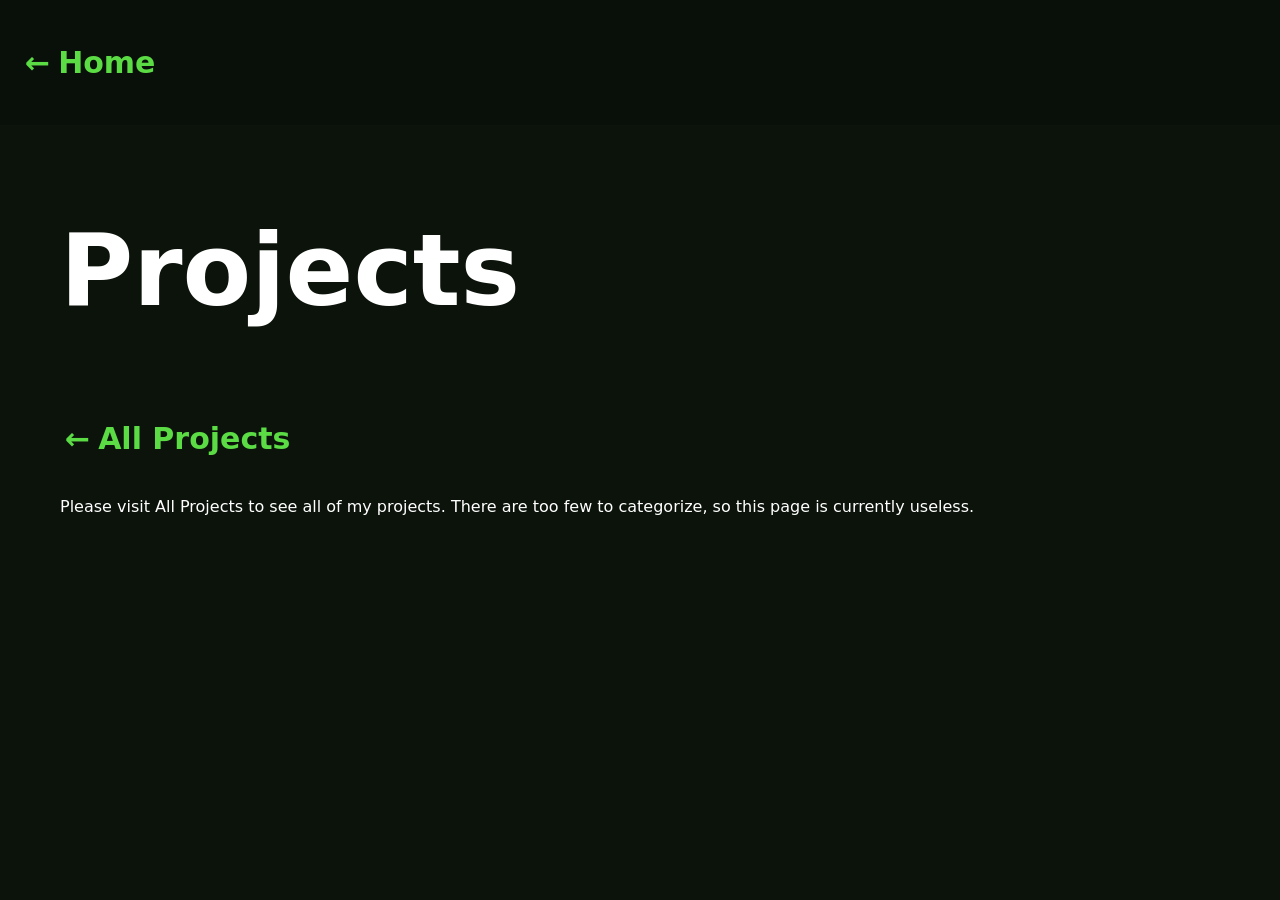
<file: projects/categorized-projects.html>
<!DOCTYPE html>
<html lang="en">
<head>
    <meta charset="UTF-8">
    <meta name="viewport" content="width=device-width, initial-scale=1.0">
    <title>Projects</title>
    <link rel="stylesheet" href="../style.css">
    <link rel="shortcut icon" href="../assets/images/circle-logo.png">
</head>
<body>
    <header>
        <a href="../index.html" class="navigation-backward">Home</a>
    </header>

    <main class="container">
        <h1>Projects</h1>

        <a href="all-projects.html" class="navigation-backward">All Projects</a>

        <p>Please visit All Projects to see all of my projects. There are too few to categorize, so this page is currently useless.</p>
    </main>
</body>
</html>
</file>
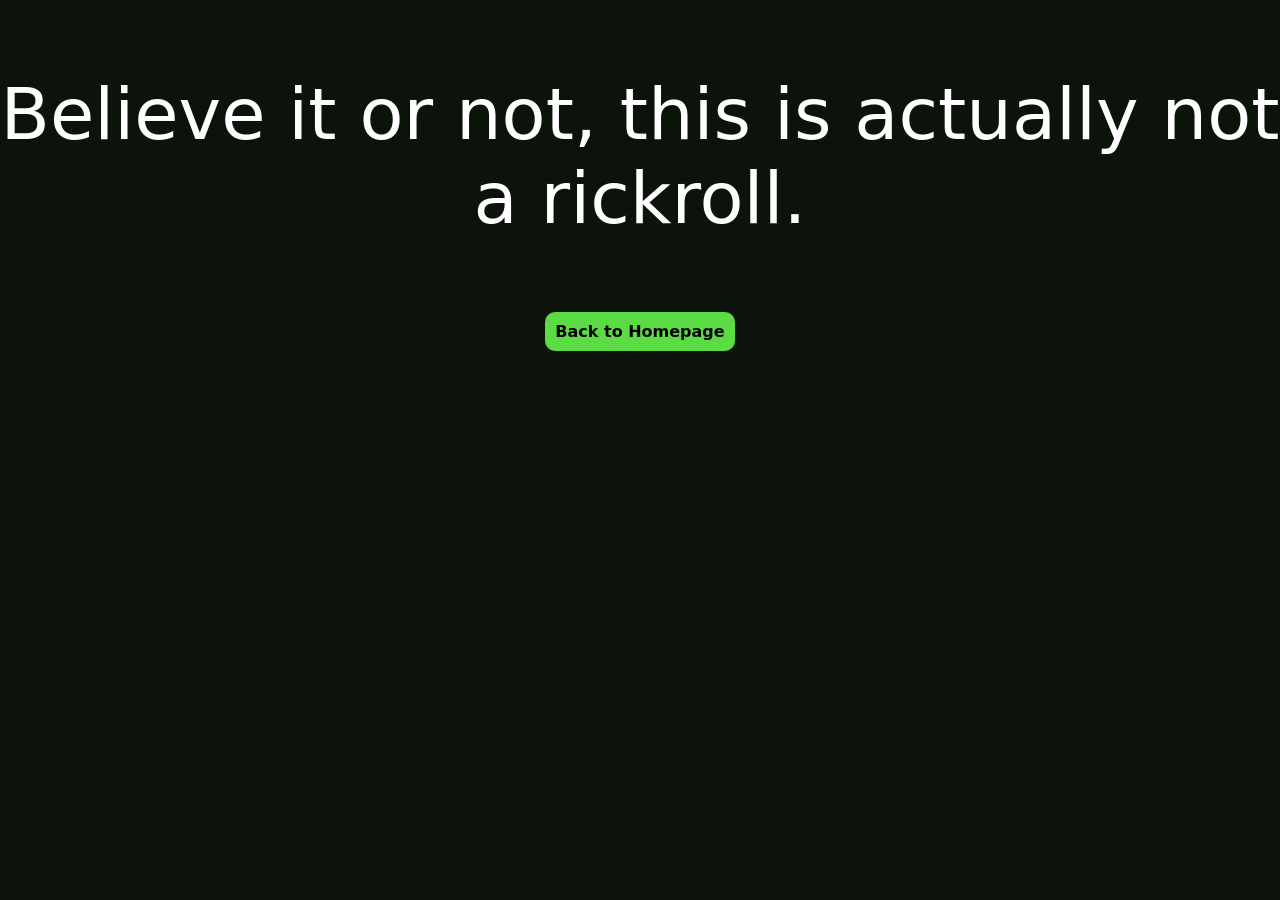
<file: rickroll/not-a-rickroll.html>
<!DOCTYPE html>
<html lang="en">
<head>
    <meta charset="UTF-8">
    <meta name="viewport" content="width=device-width, initial-scale=1.0">
    <title>Not a rickroll</title>
    <link rel="stylesheet" href="../style.css">
    <link rel="shortcut icon" href="../assets/images/circle-logo.png">
</head>
<body>
    <p style="font-size: 72px; text-align: center;">Believe it or not, this is actually not a rickroll.</p>
    <a href="../index.html" class="button" style="display: block; margin: 0 auto; width: fit-content;">Back to Homepage</a>
</body>
</html>
</file>
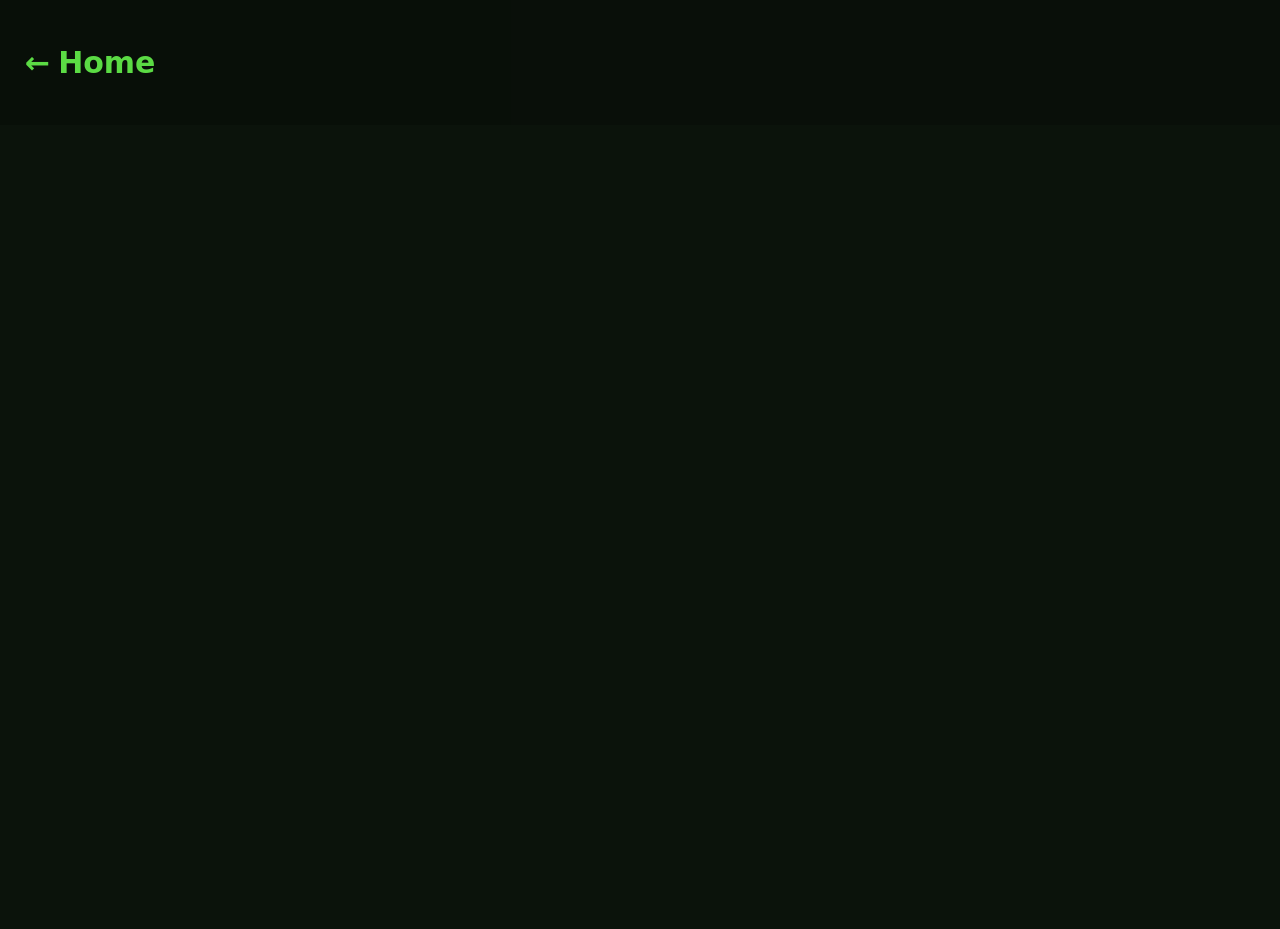
<file: rickroll/rickroll.html>
<!DOCTYPE html>
<html lang="en">
<head>
    <meta charset="UTF-8">
    <meta name="viewport" content="width=device-width, initial-scale=1.0">
    <title>You got RICKROLLED!</title>
    <link rel="stylesheet" href="../style.css">
    <link rel="shortcut icon" href="../assets/images/circle-logo.png">
</head>
<body>
    <header>
        <a href="../index.html" class="navigation-backward">Home</a>
    </header>
    <iframe style="width: 100%; height: 800px;" 
        src="https://www.youtube.com/embed/xvFZjo5PgG0?autoplay=1" 
        title="Rickroll" 
        frameborder="0" 
        allow="accelerometer; autoplay; clipboard-write; encrypted-media; gyroscope; web-share" 
        referrerpolicy="strict-origin-when-cross-origin" 
        allowfullscreen>
    </iframe>

</body>
</html>
</file>
<file: style.css>
* {
  box-sizing: border-box;
}

html {
    min-height: 100%;
}

body {
    background-color: rgb(11, 19, 11);
    color: white;
    font-family: system-ui, -apple-system, BlinkMacSystemFont, 'Segoe UI', Roboto, Oxygen, Ubuntu, Cantarell, 'Open Sans', 'Helvetica Neue', sans-serif;
    margin: 0;
    padding: 0;
    min-height: 100%;
}

html, body {
    width: 100%;
    max-width: 100%;
}

h1 {
    font-family: system-ui, -apple-system, BlinkMacSystemFont, 'Segoe UI', Roboto, Oxygen, Ubuntu, Cantarell, 'Open Sans', 'Helvetica Neue', sans-serif;
    font-size: 100px;
    font-weight: 900;
}

h2 {
    font-family: system-ui, -apple-system, BlinkMacSystemFont, 'Segoe UI', Roboto, Oxygen, Ubuntu, Cantarell, 'Open Sans', 'Helvetica Neue', sans-serif;
    font-size: 50px;
    font-weight: 900;
}

h3 {
    font-family: system-ui, -apple-system, BlinkMacSystemFont, 'Segoe UI', Roboto, Oxygen, Ubuntu, Cantarell, 'Open Sans', 'Helvetica Neue', sans-serif;
    font-size: 30px;
    font-weight: 900;
}

a {
    color: rgb(91, 219, 68);
    padding: 5px;
    border-radius: 10px;
    text-decoration: none;
    transition: background 0.3s ease, color 0.3s ease, transform 0.3s ease;
}

a:hover {
    color: rgb(255, 82, 217);
    transform: scale(1.1);
}

a.button {
    padding: 10px;
    margin-bottom: 10px;
    background: rgb(91, 219, 68);
    color: black;
    border-radius: 10px;
    text-decoration: none;
    font-weight: bold;
    transition: background 0.3s ease, color 0.3s ease, transform 0.3s ease;
    display: inline-block; /* Helps smooth out size/layout changes */
}

a.button:hover {
    background: rgb(255, 82, 217);
    color: white;
    transform: scale(1.1);
}

a.nostyle {
    text-decoration: none;
    color: white;
    border-radius: 0px;
    padding: 0px;
}

a.navigation-forward {
    display: inline-block;
    margin-bottom: 20px;
    margin-top: 20px;
    font-weight: bolder;
    font-size: 30px;
}

a.navigation-forward::before {
    content: "\2192";
    margin-right: 8px;
}

a.navigation-forward:hover {
    background: rgb(255, 82, 217);
    color: black;
}

a.navigation-backward {
    display: inline-block;
    margin-bottom: 20px;
    margin-top: 20px;
    font-weight: bolder;
    font-size: 30px;
}

a.navigation-backward::before {
    content: "\2190";
    margin-right: 8px;
}

a.navigation-backward:hover {
    background: rgb(255, 82, 217);
    color: black;
}

button {
    padding: 10px;
    border: none;
    margin-bottom: 10px;
    background: rgb(91, 219, 68);
    color: black;
    border-radius: 10px;
    text-decoration: none;
    font-weight: bold;
    transition: background 0.3s ease, color 0.3s ease, transform 0.3s ease;
    display: inline-block; /* Helps smooth out size/layout changes */
}

button:hover {
    background: rgb(255, 82, 217);
    color: white;
    transform: scale(1.1);
}

button:disabled {
    background: rgb(127, 127, 127);
    color: white;
    transform: scale(0.9);
    opacity: 50%;
}

input {
    font-size: 24px;
    border: none;
    background: rgba(100, 100, 100, 0.2);
    border-radius: 10px;
    color: white;
    padding: 8px;
    margin: 4px;
}



.banner {
    background-color: rgba(255, 255, 255, 0.1);
    padding: 5px 30px 5px 30px;
    margin-bottom: 30px;
    border-radius: 30px;
}

header {
    position: sticky;
    top: 0;
    background: rgba(0, 0, 0, 0.2);
    padding: 20px 20px;
    width: 100%;
    transition: background 0.3s ease, color 0.3s ease, transform 0.3s ease;
}

header:hover {
    background: rgba(0, 0, 0, 0.5);
}

.container {
    padding: 20px;       /* Adds breathing room on the left/right/bottom */
    max-width: 1200px;   /* Optional: stops content from getting unnaturally wide on big screens */
    margin: 0 auto;      /* Centers the container on larger displays */
}

.mouseelement {
    position: absolute;
    width: 6px;
    height: 6px;
    border-radius: 50%;
         
    pointer-events: none;
}

.video-embed {
  width: 100%;
  aspect-ratio: 16 / 9;
  height: auto; /* Overrides the inline height attribute */
  border: none;
  display: block;
}

.short-embed {
  width: 100%;
  aspect-ratio: 9 / 16;
  height: auto; /* Overrides the inline height attribute */
  border: none;
  display: block;
}

.half-short-embed {
  width: 50%;
  aspect-ratio: 9 / 16;
  height: auto; /* Overrides the inline height attribute */
  border: none;
  display: block;
}



/* Mobile styles */
@media (pointer:none), (pointer:coarse) {
    h1 {
        font-size: 60px;
    }

    h2 {
        font-size: 35px;
    }

    h3 {
        font-size: 20px;
    }
}
</file>
<file: audio-visualizer/stylesheet.css>
* {
    margin: 0;
    padding: 0;
    box-sizing: border-box;
}

#container {
    position: relative;
    top: 0;
    left: 0;
    background: #000;
    width: 100vw;
    height: 100vh;
    overflow: hidden;
}

#canvas {
    position: absolute;
    top: 0;
    left: 0;
    width: 100%;
    height: 100%;
}

#musicControls {
  position: absolute;
  top: 10px;
  left: 10px;
  z-index: 10;
  display: flex;
  gap: 10px;
  align-items: center;
}

button {
    padding: 10px;
    color: white;
    background: black;
    border-style: none;
    border-radius: 10px;
    font-size: x-large;
    cursor: pointer;
}

button:hover {
    color: black;
    background: white;
}

#upload {
    color: white;
    font-size: medium;
    padding: 10px;
    color: white;
    background: black;
    border-style: none;
    border-radius: 10px;
    font-size: x-large;
    cursor: crosshair;
}

#upload:hover {
    color: black;
    background: white;
}
</file>
